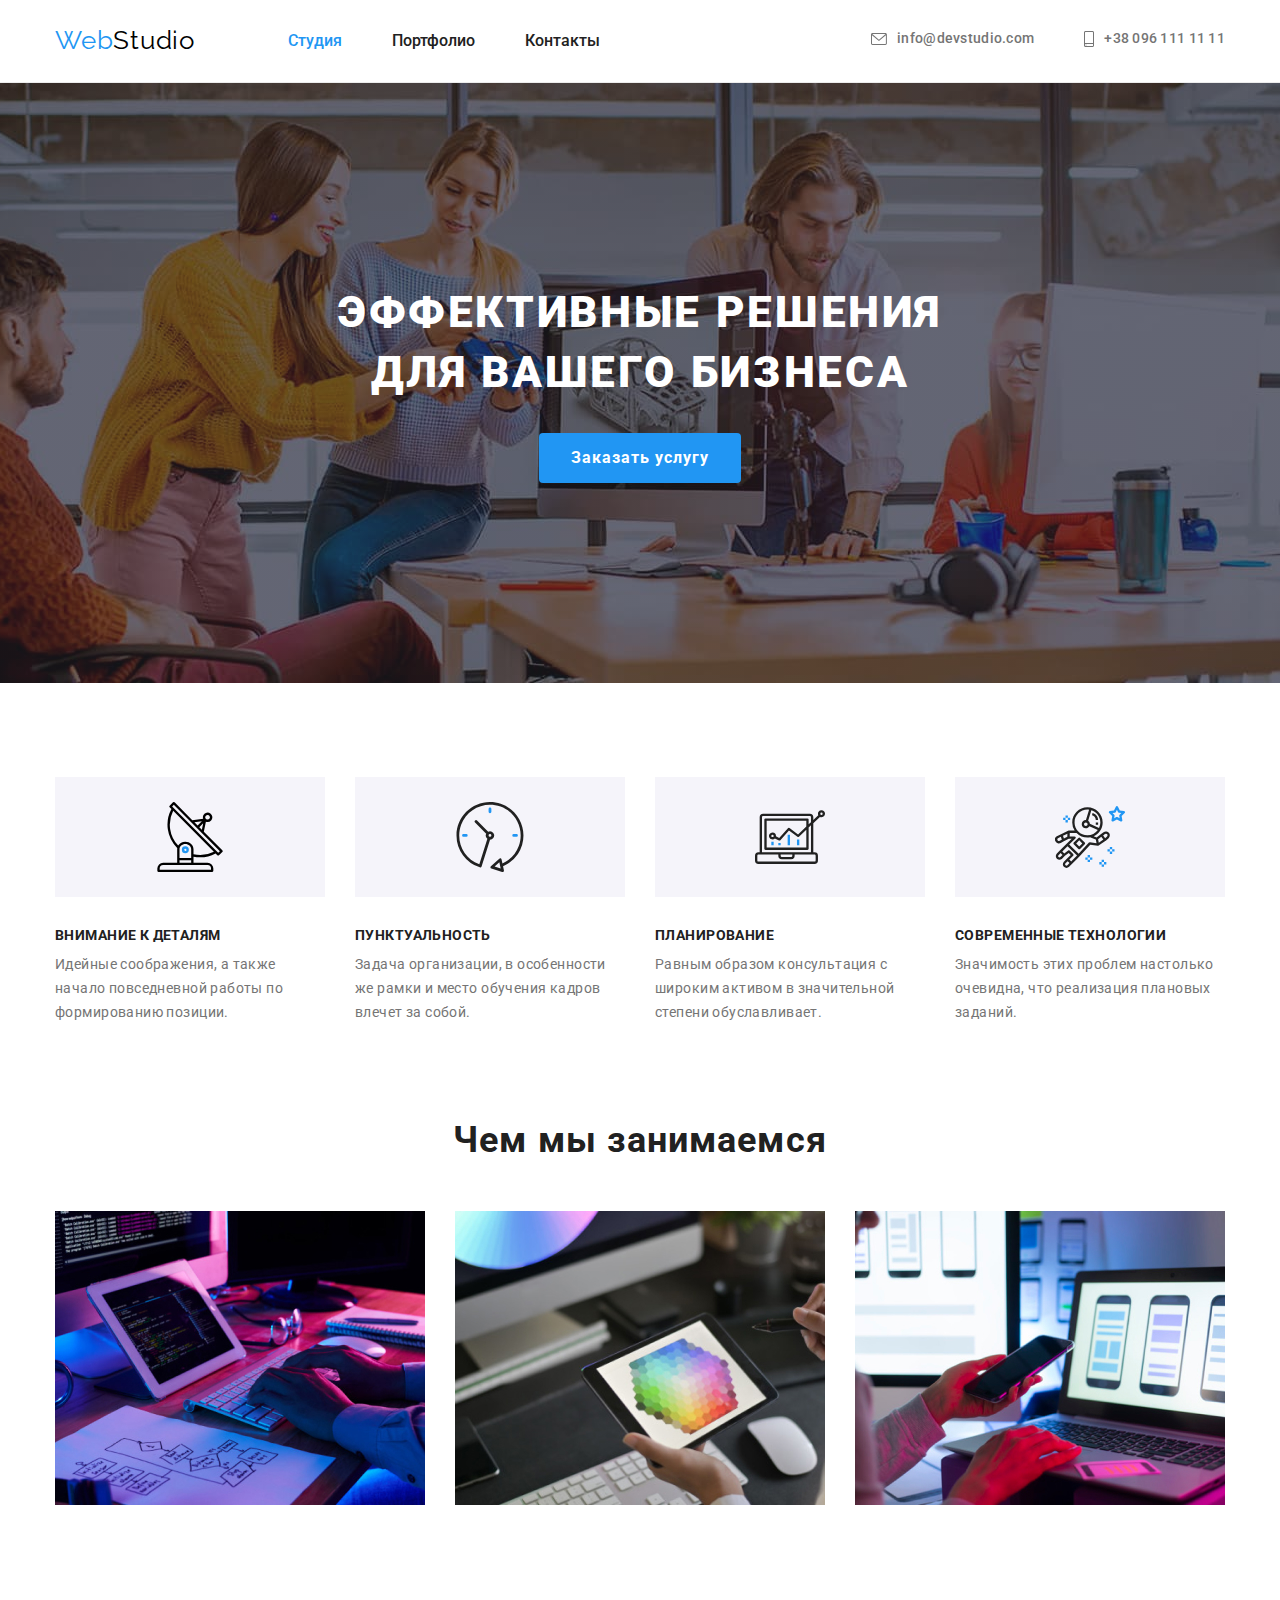
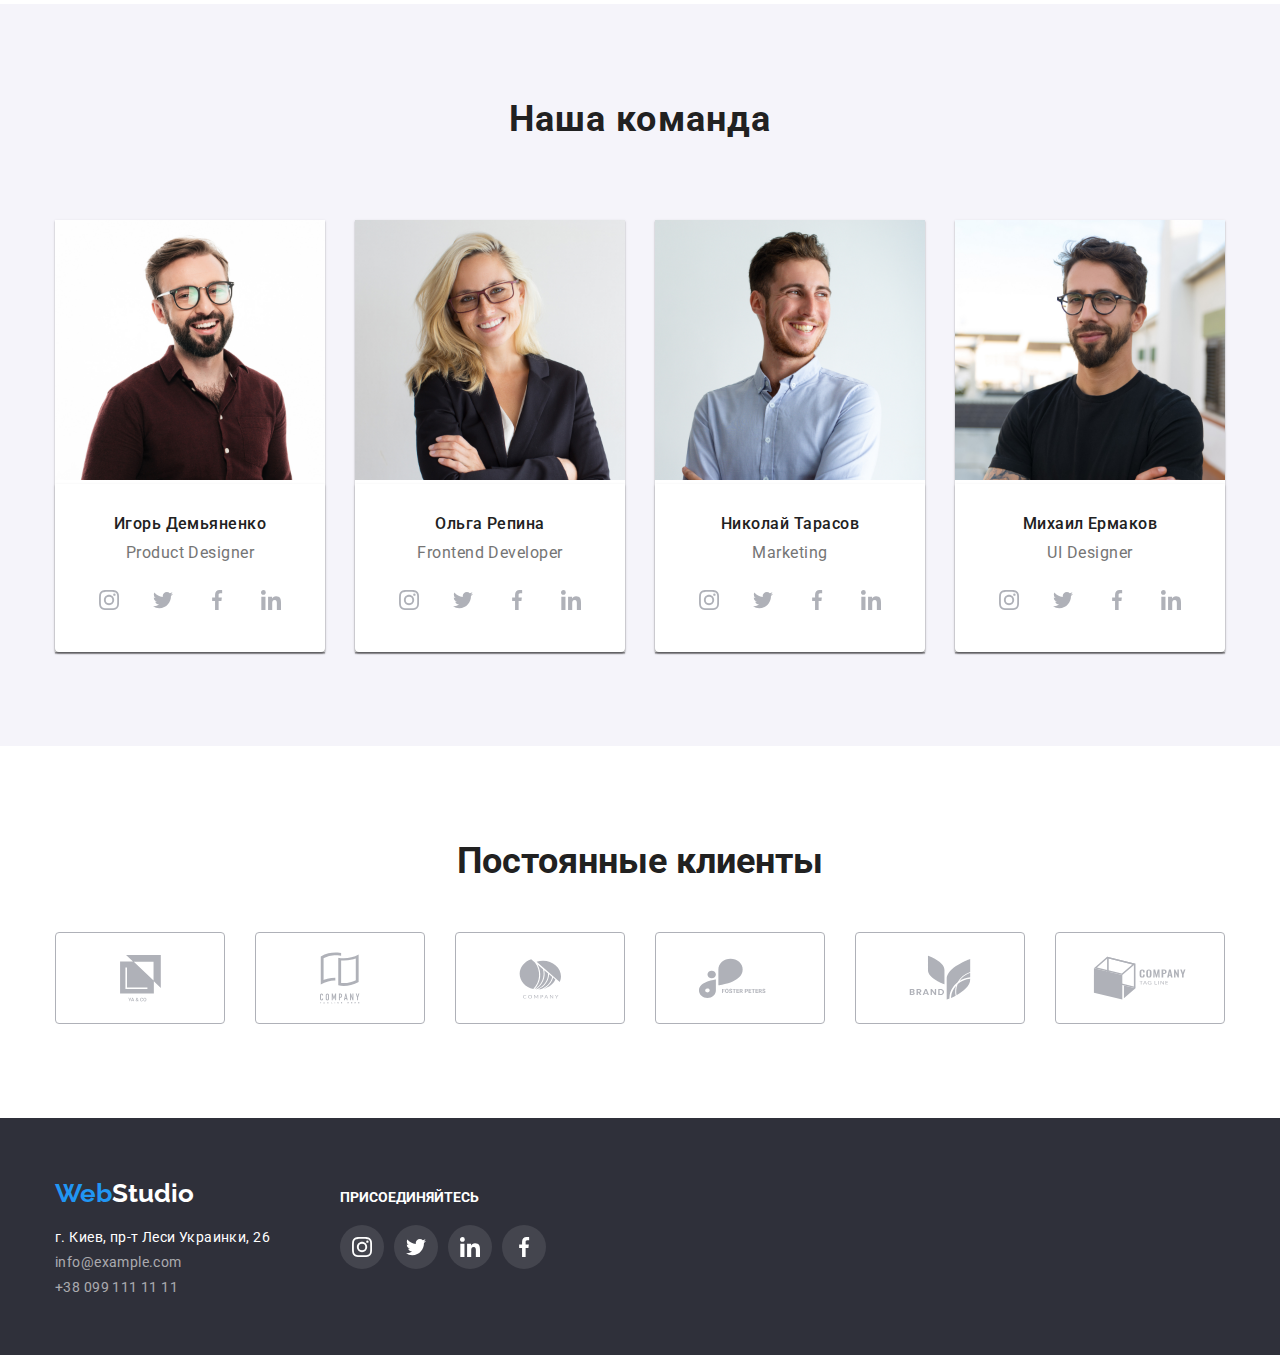
<file: index.html>
<!DOCTYPE html>
<html lang="ru">
<head>
    <meta charset="UTF-8">
    <meta http-equiv="X-UA-Compatible" content="IE=edge">
    <meta name="viewport" content="width=device-width, initial-scale=1.0">
    <title>goit-markup-hw-01</title>
    <link rel="preconnect" href="https://fonts.gstatic.com">
    <link href="https://fonts.googleapis.com/css2?family=Roboto:wght@400;500;700;900&display=swap" rel="stylesheet">
    <link rel="preconnect" href="https://fonts.gstatic.com">
    <link href="https://fonts.googleapis.com/css2?family=Raleway:wght@700&display=swap" rel="stylesheet">
    <link rel="stylesheet" href="https://cdnjs.cloudflare.com/ajax/libs/modern-normalize/1.0.0/modern-normalize.min.css">
    <link rel="stylesheet" href="./CSS/style.css">
</head>
<body>
    <header class="header">
        <div class="container main-nav">
        <a href="./" class="logo">
            <span class="logo-web">Web</span><span class="logo-studio">Studio</span> </a>
        <nav class="nav-font">
            <ul class="nav-list">
                <li class="item">
                    <a href="#" class="next-link active-link">Студия</a>
                </li>
                <li class="item" >
                    <a href="./portfolio.html" class="next-link">Портфолио</a>
                </li>
                <li class="item">
                    <a href="#" class="next-link">Контакты</a>
                </li>
            </ul>
        </nav>
            <ul class="contact-list">
                <li class="item">
                    <a href="mail:info@devstudio.com" class="contact-link">
                    <svg class="icon" width="16" height="12">
                        <use href="./images/icons/sprite1.svg#icon-envelope"></use>
                    </svg>
                    info@devstudio.com
                    </a>
                </li>
                <li class="item">
                    <a href="tel:+380961111111" class="contact-link">
                    <svg class="icon" width="10" height="16">
                        <use href="./images/icons/sprite1.svg#icon-smartphone"></use>
                    </svg>
                    +38 096 111 11 11
                    </a>
                </li>

            </ul>
        </div>
    
    </header>
    <main>
        <!-- hero -->
        
        <section class="hero-section hero-picture ">
        <div class="container">
          <h1 class="hero-title">Эффективные решения для вашего бизнеса</h1>
          <button class="main-button" type="button" >Заказать услугу</button>
        </div>
        </section>
       
        <!-- About-us -->

        <section class="section">
            <!-- <h2></h2> -->

            <div class="container">
            <ul class="about-us-list">
                <li class="item">
                    <div class="about-us-icon-box">
                        <svg width="70" height="70">
                            <use href="./images/icons/sprite1.svg#icon-antenna"></use>
                        </svg>
                    </div>
                    <h3 class="good-title">Внимание к деталям</h3>
                    <p class="about-good-title">
                        Идейные соображения, а также начало повседневной работы по формированию позиции.
                    </p>
                </li>

                <li class="item">
                    <div class="about-us-icon-box">
                        <svg width="70" height="70">
                            <use href="./images/icons/sprite1.svg#icon-clock"></use>
                        </svg>
                    </div>
                    <h3 class="good-title">Пунктуальность</h3>
                    <p class="about-good-title">
                        Задача организации, в особенности же рамки и место обучения кадров влечет за собой.
                    </p>
                </li>
                
                <li class="item">
                    <div class="about-us-icon-box">
                        <svg width="70" height="70">
                            <use href="./images/icons/sprite1.svg#icon-diagram"></use>
                        </svg>
                    </div>
                    <h3 class="good-title">Планирование</h3>
                    <p class="about-good-title">
                        Равным образом консультация с широким активом в значительной степени обуславливает.
                    </p>
                </li>
                
                <li class="item">
                    <div class="about-us-icon-box">
                        <svg width="70" height="70">
                            <use href="./images/icons/sprite1.svg#icon-astronaut"></use>
                        </svg>
                    </div>
                    <h3 class="good-title">Современные технологии</h3>
                    <p class="about-good-title">
                    Значимость этих проблем настолько очевидна, что реализация плановых заданий.
                </p>
                </li>
            </ul>
            </div>
        </section>

        <!-- what-are-we-doing -->

        <section class="what-are-we-doing-section">
            <div class="container">
            <h2 class="title">Чем мы занимаемся</h2>
            <ul class="about-images-list">
                <li class="item">
                    <img src="./images/img.jpg" alt="img" width="370">
                </li>
                <li class="item">
                    <img src="./images/img2.jpg" alt="img2" width="370">
                </li>
                <li class="item">
                    <img src="./images/img3.jpg" alt="img3" width="370">
                </li>
            </ul>
            </div>
        </section>

        <!-- Our-team -->

        <section class="team-section">
            <div class="container">
            <h2 class="section-title">Наша команда</h2>
            <ul class="team-list">
                <li class="masters-item">
                    <img src="./images/pic1.jpg" alt="pic1" width="270">
                    <div class="team-card-content">
                    <h3 class="member-of-team">Игорь Демьяненко</h3>
                    <p class="position">Product Designer</p>
                    <ul class="social-media-list">
                        <li>
                            <a href="#" class="social-link">
                            <svg class="social-icon-team" width="20" height="20">
                                <use href="./images/icons/sprite1.svg#icon-instagram"></use>
                            </svg>
                            </a>
                        </li>
                        <li>
                            <a href="#" class="social-link">
                            <svg class="social-icon-team" width="20" height="20">
                                <use href="./images/icons/sprite1.svg#icon-twitter"></use>
                            </svg>
                            </a>
                        </li>
                        <li>
                            <a href="#" class="social-link">
                            <svg class="social-icon-team" width="20" height="20">
                                <use href="./images/icons/sprite1.svg#icon-facebook"></use>
                            </svg>
                            </a>
                        </li>
                        <li>
                            <a href="#" class="social-link">
                            <svg class="social-icon-team" width="20" height="20">
                                <use href="./images/icons/sprite1.svg#icon-linkedin"></use>
                            </svg>
                            </a>
                        </li>
                    </ul>
                    </div>
                </li>

                <li class="masters-item">
                    <img src="./images/pic2.jpg" alt="pic2" width="270">
                    <div class="team-card-content">
                    <h3 class="member-of-team">Ольга Репина</h3>
                    <p class="position">Frontend Developer</p>
                    <ul class="social-media-list">
                        <li>
                            <a href="#" class="social-link">
                            <svg class="social-icon-team" width="20" height="20">
                                <use href="./images/icons/sprite1.svg#icon-instagram"></use>
                            </svg>
                            </a>
                        </li>
                        <li>
                            <a href="#" class="social-link">
                            <svg class="social-icon-team" width="20" height="20">
                                <use href="./images/icons/sprite1.svg#icon-twitter"></use>
                            </svg>
                            </a>
                        </li>
                        <li>
                            <a href="#" class="social-link">
                            <svg class="social-icon-team" width="20" height="20">
                                <use href="./images/icons/sprite1.svg#icon-facebook"></use>
                            </svg>
                            </a>
                        </li>
                        <li>
                            <a href="#" class="social-link">
                            <svg class="social-icon-team" width="20" height="20">
                                <use href="./images/icons/sprite1.svg#icon-linkedin"></use>
                            </svg>
                            </a>
                        </li>
                    </ul>
                    </div>
                </li>

                <li class="masters-item">
                    <img src="./images/pic3.jpg" alt="pic3" width="270">
                    <div class="team-card-content">
                    <h3 class="member-of-team">Николай Тарасов</h3>
                    <p class="position">Marketing</p>
                    <ul class="social-media-list">
                        <li>
                            <a href="#" class="social-link">
                            <svg class="social-icon-team" width="20" height="20">
                                <use href="./images/icons/sprite1.svg#icon-instagram"></use>
                            </svg>
                            </a>
                        </li>
                        <li>
                            <a href="#" class="social-link">
                            <svg class="social-icon-team" width="20" height="20">
                                <use href="./images/icons/sprite1.svg#icon-twitter"></use>
                            </svg>
                            </a>
                        </li>
                        <li>
                            <a href="#" class="social-link">
                            <svg class="social-icon-team" width="20" height="20">
                                <use href="./images/icons/sprite1.svg#icon-facebook"></use>
                            </svg>
                            </a>
                        </li>
                        <li>
                            <a href="#" class="social-link">
                            <svg class="social-icon-team" width="20" height="20">
                                <use href="./images/icons/sprite1.svg#icon-linkedin"></use>
                            </svg>
                            </a>
                        </li>
                    </ul>
                    </div>
                </li>

                <li class="masters-item">
                    <img src="./images/pic4.jpg" alt="pic4" width="270">
                    <div class="team-card-content" >
                    <h3 class="member-of-team">Михаил Ермаков</h3>
                    <p class="position">UI Designer</p>
                    <ul class="social-media-list">
                        <li>
                            <a href="#" class="social-link">
                            <svg class="social-icon-team" width="20" height="20">
                                <use href="./images/icons/sprite1.svg#icon-instagram"></use>
                            </svg>
                            </a>
                        </li>
                        <li>
                            <a href="#" class="social-link">
                            <svg class="social-icon-team" width="20" height="20">
                                <use href="./images/icons/sprite1.svg#icon-twitter"></use>
                            </svg>
                            </a>
                        </li>
                        <li>
                            <a href="#" class="social-link">
                            <svg class="social-icon-team" width="20" height="20">
                                <use href="./images/icons/sprite1.svg#icon-facebook"></use>
                            </svg>
                            </a>
                        </li>
                        <li>
                            <a href="#" class="social-link">
                            <svg class="social-icon-team" width="20" height="20">
                                <use href="./images/icons/sprite1.svg#icon-linkedin"></use>
                            </svg>
                            </a>
                        </li>
                    </ul>
                    </div>
                </li>
            </ul>
            </div>
        </section>

        <!-- постоянные клиенты секция -->
        <section class="client-section">
            <div class="container">
                <h2 class="title-client">Постоянные клиенты</h2>
                <ul class="client-list">
                    <li class="client-item-position">
                        <a class="client-link" href="#">
                        <svg class="client-icon" width="41" height="46.7">
                            <use href="./images/icons/sprite1.svg#icon-group1"></use>
                        </svg>
                        </a>
                    </li>
                    <li class="client-item-position">
                        <a class="client-link" href="#">
                        <svg class="client-icon" width="40" height="52">
                            <use href="./images/icons/sprite1.svg#icon-group2"></use>
                        </svg>
                        </a>
                    </li>
                    <li class="client-item-position">
                        <a class="client-link" href="#">
                        <svg class="client-icon" width="42.46" height="43.18">
                            <use href="./images/icons/sprite1.svg#icon-group3"></use>
                        </svg>
                        </a>
                    </li>
                    <li class="client-item-position">
                        <a class="client-link" href="#">
                        <svg class="client-icon" width="84.44" height="40.62">
                            <use href="./images/icons/sprite1.svg#icon-group4"></use>
                        </svg>
                        </a>
                    </li>
                    <li class="client-item-position">
                        <a class="client-link" href="#">
                        <svg class="client-icon" width="62.54" height="45.43">
                            <use href="./images/icons/sprite1.svg#icon-group5"></use>
                        </svg>
                        </a>
                    </li>
                    <li class="client-item-position">
                        <a class="client-link" href="#">
                        <svg class="client-icon" width="93.79" height="43.93">
                            <use href="./images/icons/sprite1.svg#icon-group6"></use>
                        </svg>
                        </a>
                    </li>
                </ul>
            </div>
        </section>

    </main>
    <footer class="footer footer-section">
        <div class="container footer-box">
        <div class="footer-contacts">
        <a href="./" class="logo-footer"> <span class="logo-web-footer">Web</span><span class="logo-studio-footer">Studio</span></a>
        <address>
            <ul class="contact-list-footer">
                <li>
                    <p class="adress-nav">г. Киев, пр-т Леси Украинки, 26</p>
                </li>
                <li>
                    <a href="mail:info@example.com" class="contact-link-footer">info@example.com</a>
                </li>
                <li>
                    <a href="tel:+380991111111" class="contact-link-footer-tel">+38 099 111 11 11</a>
                </li>
            </ul>
        </address>
        </div>

        <div class="footer-social-media-list">
            <p class="join">ПРИСОЕДИНЯЙТЕСЬ</p>
            <ul class="sml-footer">
                <li class="sml-item">
                    <a class="social-link-footer sm-link-footer" href="#">
                    <svg class="footer-social-icon" width="20px" height="20px">
                        <use href="./images/icons/sprite1.svg#icon-instagram"></use>
                    </svg>
                    </a>
                </li>
                <li class="sml-item">
                    <a class="social-link-footer sm-link-footer" href="#">
                    <svg class="footer-social-icon" width="20px" height="20px">
                        <use href="./images/icons/sprite1.svg#icon-twitter"></use>
                    </svg>
                    </a>
                </li>
                <li class="sml-item">
                    <a class="social-link-footer sm-link-footer" href="#">
                    <svg class="footer-social-icon" width="20px" height="20px">
                        <use href="./images/icons/sprite1.svg#icon-linkedin"></use>
                    </svg>
                    </a>
                </li>
                <li class="sml-item">
                    <a class="social-link-footer sm-link-footer" href="#">
                    <svg class="footer-social-icon" width="20px" height="20px">
                        <use href="./images/icons/sprite1.svg#icon-facebook"></use>
                    </svg>
                    </a>
                </li>
            </ul>
        </div>
        </div>
     
    </footer>

</body>
</html>
</file>
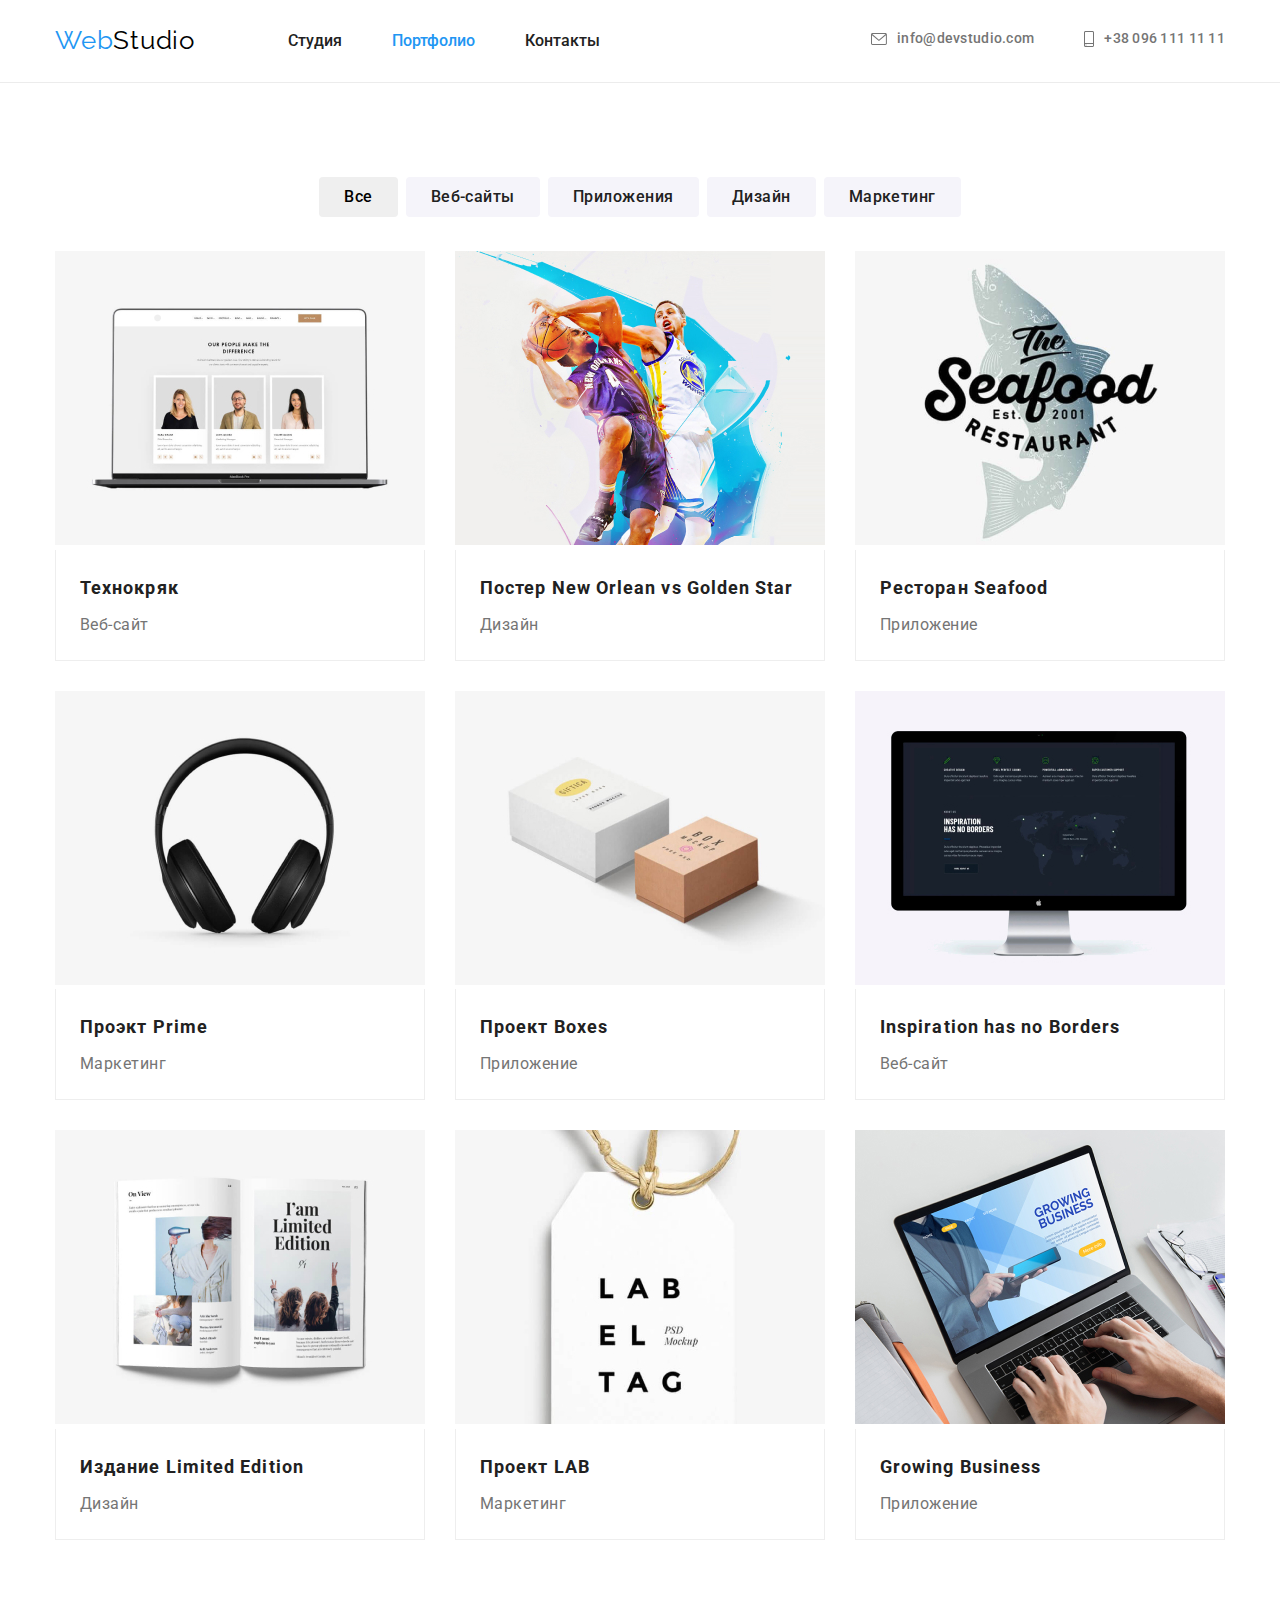
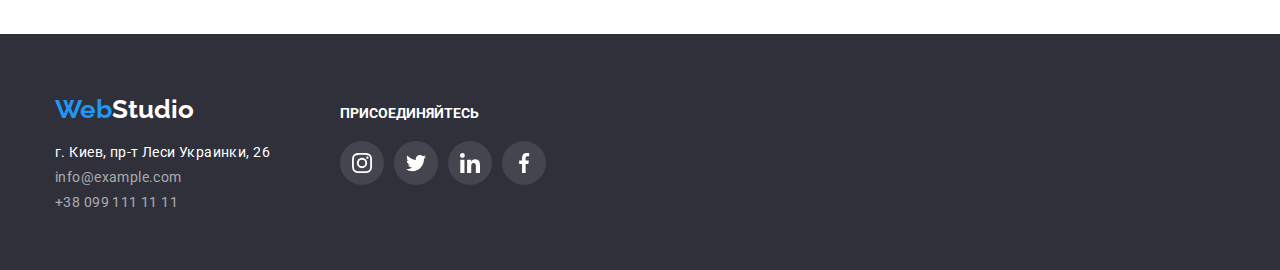
<file: portfolio.html>
<!DOCTYPE html>
<html lang="ru">
<head>
    <meta charset="UTF-8">
    <meta http-equiv="X-UA-Compatible" content="IE=edge">
    <meta name="viewport" content="width=device-width, initial-scale=1.0">
    <title>goit-markup-hw-02</title>
    <link rel="preconnect" href="https://fonts.gstatic.com">
    <link href="https://fonts.googleapis.com/css2?family=Roboto:wght@400;500;700&display=swap" rel="stylesheet">
    <link rel="preconnect" href="https://fonts.gstatic.com">
    <link href="https://fonts.googleapis.com/css2?family=Raleway:wght@700&display=swap" rel="stylesheet">
    <link rel="stylesheet" href="https://cdnjs.cloudflare.com/ajax/libs/modern-normalize/1.0.0/modern-normalize.min.css">
    <link rel="stylesheet" href="./CSS/style.css">
</head>
<body>
    <header class="header">
        <div class="container main-nav" >
        <a href="./" class="logo">
            <span class="logo-web">Web</span><span class="logo-studio">Studio</span> </a>
        <nav class="nav-font">
            <ul class="nav-list">
                <li class="item">
                    <a href="./index.html" class="next-link">Студия</a>
                </li>
                <li class="item">
                    <a href="#" class="next-link active-link">Портфолио</a>
                </li>
                <li class="item">
                    <a href="#" class="next-link">Контакты</a>
                </li>
            </ul>
        </nav>
        <ul class="contact-list">
            <li class="item">
                <a href="mail:info@devstudio.com" class="contact-link">
                    <svg class="icon" width="16" height="12">
                        <use href="./images/icons/sprite1.svg#icon-envelope"></use>
                    </svg>
                    info@devstudio.com
                </a>
            </li>
            <li>
                <a href="tel:+380961111111" class="contact-link">
                    <svg class="icon" width="10" height="16">
                        <use href="./images/icons/sprite1.svg#icon-smartphone"></use>
                    </svg>
                    +38 096 111 11 11
                </a>
            </li>
        </ul>
        </div>
    </header>
    <main>
        <section class="button-section">
            <!-- <h1></h1> -->
            <!-- <h2></h2> -->
            <div class="container">
            <ul class="button-position">
                <li>
                    <button class="button-list-first" type="button">Все</button>
                </li>
                <li>
                    <button class="button-list" type="button">Веб-сайты</button>
                </li>
                <li>
                    <button class="button-list" type="button">Приложения</button>
                </li>
                <li>
                    <button class="button-list" type="button">Дизайн</button>
                </li>
                <li>
                    <button class="button-list" type="button">Маркетинг</button>
                </li>
            </ul>
            <!-- Cards -->
           
                <ul class="card-list">
                    <li class="card-item">
                        <a class="card-link" href="#">
                            <div>
                            <img src="./images/photo1.jpg" alt="photo1" width="370">
                            </div>
                        <div class="card-bottom-position">
                        <h3 class="card-title">Технокряк</h3>
                        <p class="explanation-about">Веб-сайт</p>
                        </div>
                        </a>
                        
                    </li>

                    <li class="card-item" >
                        
                        <a class="card-link" href="#"> 
                            <div>
                            <img src="./images/photo2.jpg" alt="photo2" width="370">
                            </div>
                        <div class="card-bottom-position">
                            <h3 class="card-title">Постер New Orlean vs Golden Star</h3> 
                        <p class="explanation-about">Дизайн</p>
                        </div>
                        </a>
                        
                    </li>

                    <li class="card-item">
                        
                        <a class="card-link" href="#">
                            <div>
                             <img src="./images/photo3.jpg" alt="photo3" width="370">
                            </div>
                        <div class="card-bottom-position">
                            <h3 class="card-title">Ресторан Seafood</h3>
                        <p class="explanation-about">Приложение</p> 
                        </div>
                        </a>
                        
                    </li>

                    <li class="card-item">
                        <a class="card-link" href="#">
                            <div>
                             <img src="./images/photo4.jpg" alt="photo4" width="370">
                            </div>
                        <div class="card-bottom-position">
                            <h3 class="card-title" >Проэкт Prime</h3>
                        <p class="explanation-about">Маркетинг</p> 
                        </div>
                        </a>
                    </li> 

                    <li class="card-item">
                        <a class="card-link" href="#">
                            <div>
                             <img src="./images/photo5.jpg" alt="photo5" width="370">
                            </div>
                        <div class="card-bottom-position">
                            <h3 class="card-title">Проект Boxes</h3>
                        <p class="explanation-about">Приложение</p>
                        </div>
                        </a>
                    </li>

                    <li class="card-item" >
                        <a class="card-link" href="#">
                            <div>
                             <img src="./images/photo6.jpg" alt="photo6" width="370">
                            </div>
                        <div class="card-bottom-position">
                            <h3 class="card-title">Inspiration has no Borders</h3>
                        <p class="explanation-about">Веб-сайт</p>
                        </div>
                        </a>
                    </li>

                    <li class="card-item">
                        <a class="card-link" href="#">
                            <div> 
                            <img src="./images/photo7.jpg" alt="photo7" width="370">
                            </div>
                        <div class="card-bottom-position">
                            <h3 class="card-title">Издание Limited Edition</h3>
                        <p class="explanation-about">Дизайн</p>
                        </div>
                        </a>
                    </li>

                    <li class="card-item">
                        <a class="card-link" href="#">
                            <div>
                             <img src="./images/photo8.jpg" alt="photo8" width="370">
                            </div>
                        <div class="card-bottom-position">
                            <h3 class="card-title">Проект LAB</h3>
                        <p class="explanation-about">Маркетинг</p>
                        </div>
                        </a>
                    </li>

                    <li class="card-item">
                        <a class="card-link" href="#">
                            <div>
                             <img src="./images/photo9.jpg" alt="photo9" width="370">
                            </div>
                        <div class="card-bottom-position">
                            <h3 class="card-title">Growing Business</h3>
                        <p class="explanation-about">Приложение</p>
                        </div>
                        </a>
                    </li>

                </ul>
            </div>
        </section>
        
    </main>
    <footer class="footer footer-section">
        <div class="container footer-box" >
        <div class="footer-contacts">
        <a href="./" class="logo-footer-portfolio"><span class="logo-web-footer">Web</span><span class="logo-studio-footer">Studio</span></a>
        <address>
            <ul class="contact-list-footer">
                <li>
                    <p class="adress-nav">г. Киев, пр-т Леси Украинки, 26</p>
                </li>
                <li>
                    <a href="mail:info@example.com" class="contact-link-footer">info@example.com</a>
                </li>
                <li>
                    <a href="tel:+380991111111" class="contact-link-footer-tel">+38 099 111 11 11</a>
                </li>
            </ul>
        </address>
        </div>

        <div class="footer-social-media-list">
            <p class="join">ПРИСОЕДИНЯЙТЕСЬ</p>
            <ul class="sml-footer">
                <li class="sml-item">
                    <a class="social-link-footer sm-link-footer" href="#">
                        <svg class="footer-social-icon" width="20px" height="20px">
                            <use href="./images/icons/sprite1.svg#icon-instagram"></use>
                        </svg>
                    </a>
                </li>
                <li class="sml-item">
                    <a class="social-link-footer sm-link-footer" href="#">
                        <svg class="footer-social-icon" width="20px" height="20px">
                            <use href="./images/icons/sprite1.svg#icon-twitter"></use>
                        </svg>
                    </a>
                </li>
                <li class="sml-item">
                    <a class="social-link-footer sm-link-footer" href="#">
                        <svg class="footer-social-icon" width="20px" height="20px">
                            <use href="./images/icons/sprite1.svg#icon-linkedin"></use>
                        </svg>
                    </a>
                </li>
                <li class="sml-item">
                    <a class="social-link-footer sm-link-footer" href="#">
                        <svg class="footer-social-icon" width="20px" height="20px">
                            <use href="./images/icons/sprite1.svg#icon-facebook"></use>
                        </svg>
                    </a>
                </li>
            </ul>
        </div>
        </div>
    
    </footer>
    
</body>
</html>
</file>
<file: CSS/style.css>
/* Общее для двух страниц */
:root {
  --main-text-color: #212121;
  --title-text-color: #757575;
  --accent-color: #2196f3;
  --white-color: #ffffff;
  --back-color: #2f303a;
  --background-color: #f5f4fa;
  --box-shadow-color: 0px 1px 3px rgba(0, 0, 0, 0.12),
    0px 1px 1px rgba(0, 0, 0, 0.14), 0px 2px 1px rgba(0, 0, 0, 0.2);
  --main-font: "Roboto", sans-serif;
  --icon-color: #afb1b8;
  --accent-font: "Raleway", sans-serif;
}
*,
*::before,
*::after {
  box-sizing: border-box;
  margin: 0;
  padding: 0;
}
body {
  font-family: var(--main-font);
  color: var(--main-text-color);
}

.img {
  display: block;
  max-width: 100%;
  height: auto;
}

ul {
  list-style: none;
}
a {
  display: block;
  color: inherit;
  text-decoration: none;
}

.section {
  padding-bottom: 94px;
  padding-top: 94px;
}
/* Header-styles */
.header {
  color: var(--main-text-color);
  border-bottom: 1px solid #ececec;
}
.container {
  width: 1200px;
  margin: 0 auto;
  padding: 0 15px;
}

/* logotype */
.logo {
  display: inline-block;
  margin-right: 93px;

  font-family: var(--accent-font);
  font-size: 26px;
  letter-spacing: 0.03em;
}

.logo-web {
  color: var(--accent-color);
}
.logo-studio {
  color: black;
}
/* navigation */
/* выравниваю-с-помощью-флекс */
.main-nav {
  display: flex;
  align-items: center;
}

.nav-list a:hover,
.nav-list a:focus {
  color: var(--accent-color);
}
.nav-list {
  display: flex;
}
.nav-list .item {
  margin-right: 50px;
}

.nav-list .item:last-child {
  margin-right: 0px;
}

.nav-font {
  font-weight: 500;
}
.active-link {
  color: var(--accent-color);
}

.next-link {
  display: block;
  padding-top: 32px;
  padding-bottom: 32px;
}

.contact-link {
  font-family: var(--main-font);
  font-weight: 500;
  font-size: 14px;
  line-height: 1.143px;
  letter-spacing: 0.02em;
  color: var(--title-text-color);

  display: inline-flex;
  align-items: center;
}

.contact-list li:not(:first-child) {
  margin-left: 50px;
}

.contact-list {
  margin-left: auto;
  display: flex;
  color: var(--main-text-color);
}

.contact-list .item + .item {
  margin-left: 50px;
}
.contact-list a:hover {
  color: var(--accent-color);
}

.icon {
  fill: currentColor;
  margin-right: 10px;
}
/* Header-styles */

/* Main-styles */
/* Hero */
.hero-section {
  background-color: var(--back-color);
  color: var(--white-color);
  height: 600px;

  padding-top: 200px;
  padding-bottom: 200px;
  text-align: center;
}

.hero-picture {
  max-width: 1600px;
  margin-left: auto;
  margin-right: auto;
  background-image: linear-gradient(
      rgba(47, 48, 58, 0.4),
      rgba(47, 48, 58, 0.4)
    ),
    url(../images/Fonhero.jpg);
  background-repeat: no-repeat;
  background-position: center;
  background-size: cover;
}

.hero-title {
  margin: 0 auto;
  width: 696px;

  margin-bottom: 30px;
  font-weight: 900;
  font-size: 44px;
  line-height: 1.363;
  text-align: center;
  letter-spacing: 0.06em;
  text-transform: uppercase;
}

.main-button {
  min-width: 200px;
  padding: 10px 32px;
  border: none;
  border-radius: 4px;

  font-weight: 700;
  font-size: 16px;
  line-height: 1.875;
  align-items: center;
  text-align: center;
  letter-spacing: 0.06em;
  color: var(--white-color);
  background-color: var(--accent-color);
}

.main-button:hover,
.main-button:focus {
  background-color: var(--accent-color);
  color: var(--white-color);
  cursor: pointer;
}

/* Hero */

/* About-us */
.about-us-icon-box {
  width: 270px;
  height: 120px;
  display: flex;
  justify-content: center;
  align-items: center;
  margin-bottom: 30px;
  background-color: var(--background-color);
}
.about-us-list {
  display: flex;
}

.about-us-list .item {
  margin-right: 30px;
}
.about-us-list .item:last-child {
  margin-right: 0px;
}

.good-title {
  width: 270px;
  margin-bottom: 10px;

  font-family: var(--main-font);
  font-weight: 700;
  font-size: 14px;
  line-height: 1.143;
  letter-spacing: 0.03em;
  text-transform: uppercase;
  color: var(--main-text-color);
}
.about-good-title {
  width: 270px;

  font-family: var(--title-text-color);
  font-weight: 400;
  font-size: 14px;
  line-height: 1.714;
  letter-spacing: 0.03em;
  color: var(--title-text-color);
}
/* About-us */

/* What-are-we-doing */
.what-are-we-doing-section {
  padding-top: 0px;
  padding-bottom: 94px;
}
.about-images-list {
  display: inline-block;
  display: flex;
}

.about-images-list li {
  width: 370px;
}

.about-images-list li:not(:last-child) {
  margin-right: 30px;
}
.title {
  margin: 0 auto;
  margin-bottom: 50px;

  font-size: 36px;
  line-height: 1.167;
  letter-spacing: 0.03em;
  color: var(--main-text-color);
  text-align: center;
}

/* What-are-we-doing */

/* Our-team */
.team-section {
  background-color: var(--background-color);
  padding-top: 94px;
  padding-bottom: 94px;
}

.team-list {
  display: flex;
  flex-wrap: wrap;
}

.team-list > .masters-item {
  background-color: var(--white-color);
  box-shadow: 0px 1px 3px rgba(0, 0, 0, 0.12), 0px 1px 1px rgba(0, 0, 0, 0.14),
    0px 2px 1px rgba(0, 0, 0, 0.2);

  margin-top: 30px;
}

.team-list > .masters-item:not(:first-child) {
  margin-left: 30px;
}

.section-title {
  margin-bottom: 50px;

  font-size: 36px;
  line-height: 1.167;
  letter-spacing: 0.03em;
  color: var(--main-text-color);
  text-align: center;
}

.team-card-content {
  padding: 30px 0;
  box-shadow: var(--box-shadow-color);
  border-radius: 0px 0px 4px 4px;
}
.masters-item {
  width: 270px;
  text-align: center;
}
.member-of-team {
  margin-bottom: 10px;

  font-weight: 500;
  font-size: 16px;
  line-height: 1.187;
  letter-spacing: 0.03em;
  color: var(--main-text-color);
}
.position {
  font-weight: 400;
  font-size: 16px;
  line-height: 1.187;
  letter-spacing: 0.03em;
  margin-bottom: 16px;
  color: var(--title-text-color);
}

.social-media-list {
  display: flex;
  justify-content: center;
}
.social-media-list li:not(:last-child) {
  margin-right: 10px;
}

.social-link {
  width: 44px;
  height: 44px;
  border-radius: 50%;
  display: flex;
  justify-content: center;
  align-items: center;
}

.social-link {
  fill: var(--icon-color);
}

.social-link:hover,
.social-link:focus {
  background-color: var(--accent-color);
  fill: var(--white-color);
}

/* третий вариант НЕ ВаРиант */
/* .social-link {
  color: var(--white-color);
  background-color: var(--accent-color);
}

.social-link:hover {
  color: var(--white-color);
  background-color: var(--accent-color);
} */

/* Второй вариант не подошел */

/* .icon-hover:hover,
.icon-hover:focus {
  background-color: var(--accent-color);
}

.social-link:hover .social-icon-team,
.social-link:focus .social-icon-team {
  fill: var(--white-color);
} */

/* Первый вариант не подошел */

/* .social-media-list li:hover {
  background-color: var(--accent-color);
}

.social-icon-team:hover {
  fill: var(--white-color);
} */

.sm-link-footer {
  color: inherit;
  background-color: rgba(255, 255, 255, 0.1);
}
.social-link-footer {
  width: 44px;
  height: 44px;
  display: flex;
  justify-content: center;
  align-items: center;
  border-radius: 50%;
}

.social-link-footer:hover {
  background-color: var(--accent-color);
}
/* Our-team */

/* Client-section */

.client-section {
  padding: 94px 0;
  margin: 0 auto;
}

.title-client {
  margin-bottom: 50px;
  text-align: center;
  font-weight: 700;
  font-size: 36px;
  line-height: 1.17;
}

.client-list {
  display: flex;
  flex-wrap: wrap;
}
.client-list > .client-item-position:not(:last-child) {
  margin-right: 30px;
}

.client-link {
  width: 170px;
  height: 92px;
  display: flex;
  justify-content: center;
  align-items: center;
  border-radius: 4px;
  border: 1px solid var(--icon-color);
  color: var(--icon-color);
}
.client-icon {
  display: flex;
  max-width: 100%;
  fill: currentColor;
}

.client-link:hover .client-icon,
.client-link:focus .client-icon {
  fill: var(--accent-color);
}

.client-link:hover,
.client-link:focus {
  border-color: var(--accent-color);
}

/* Client-section */

/* Contacts-footer */

.footer {
  padding-top: 60px;
  padding-bottom: 60px;
  background-color: var(--back-color);
}
.footer-section {
  /* padding: 94px 0; */
  margin: 0 auto;
}

.footer-box {
  display: flex;
  align-items: baseline;
}
.footer-contacts {
  margin-right: 70px;
}
.logo-footer {
  display: inline-block;
  /* margin-top: 60px; */
  margin-bottom: 20px;
  font-family: var(--accent-font);
  font-weight: 700;
  font-style: normal;
  font-size: 26px;
  line-height: 1.174;
}

.logo-footer-portfolio {
  display: inline-block;
  /* margin-top: 60px; */
  margin-bottom: 20px;
  font-family: var(--accent-font);
  font-weight: 700;
  font-style: normal;
  font-size: 26px;
  line-height: 1.174;
}
.logo-web-footer {
  color: var(--accent-color);
}

.logo-studio-footer {
  color: var(--white-color);
}

.contact-list-footer {
  display: flex;
  flex-direction: column;

  font-style: normal;
  font-weight: 400;
  font-size: 14px;
  letter-spacing: 00.03em;
  color: var(--main-text-color);
}
.adress-nav {
  margin-bottom: 9px;
  color: var(--white-color);
}
.contact-link-footer {
  display: inline-block;
  margin-bottom: 9px;
  color: rgba(255, 255, 255, 0.6);
}
.contact-link-footer-tel {
  display: inline-block;
  color: rgba(255, 255, 255, 0.6);
}

.join {
  margin-bottom: 20px;
  font-size: 14px;
  line-height: 1.143;
  font-weight: 700;
  text-transform: uppercase;
  color: var(--white-color);
}

.footer-social-icon {
  fill: var(--white-color);
}
.sml-footer {
  display: flex;
}

.sml-item:not(:last-child) {
  margin-right: 10px;
}

/* contacts-footer */

/* PORTFOLIO-STILES */

/* Header-stiles-portfolio-copy-from-main*/

.button-section {
  padding-top: 94px;
  padding-bottom: 94px;
}
.button-position {
  display: flex;
  justify-content: center;
  margin-bottom: 34px;
}

.button-position li:not(:last-child) {
  margin-right: 8px;
}

.button-list-first {
  display: inline-block;
  border: 1px solid transparent;
  border-radius: 4px;
  padding: 6px 24px;

  font-weight: 500;
  font-size: 16px;
  line-height: 1.625;
  letter-spacing: 0.03em;
}

.button-list {
  display: inline-block;
  padding: 6px 24px;
  background-color: var(--background-color);
  border-radius: 4px;
  border: 1px solid transparent;

  font-weight: 500;
  font-size: 16px;
  line-height: 1.625;
  letter-spacing: 0.03em;
  color: var(--main-text-color);
}

.button-list-first:hover,
.button-list-first:focus {
  background-color: var(--accent-color);
  color: var(--white-color);
  cursor: pointer;
  box-shadow: 0px 3px 1px rgb(0 0 0 / 10%), 0px 1px 2px rgb(0 0 0 / 8%),
    0px 2px 2px rgb(0 0 0 / 12%);
}

.button-list:hover,
.button-list:focus {
  background-color: var(--accent-color);
  color: var(--white-color);
  cursor: pointer;
  box-shadow: 0px 3px 1px rgb(0 0 0 / 10%), 0px 1px 2px rgb(0 0 0 / 8%),
    0px 2px 2px rgb(0 0 0 / 12%);
}
/* Button-list */

/* Card-list */

.card-list {
  padding: 0px;
  margin: 0px;
  display: flex;
  list-style: none;

  flex-wrap: wrap;
  margin-right: -30px;
  margin-bottom: -30px;
}

/* НЕ-МОГУ-это-раскомитить(то-что-внизу) */

/* /* /* }  */

.card-link {
  display: flex;
  flex-direction: column;
}

.card-item:hover {
  box-shadow: 0px 1px 3px rgba(0, 0, 0, 0.12), 0px 1px 1px rgba(0, 0, 0, 0.14),
    0px 2px 1px rgba(0, 0, 0, 0.2);
}

.card-list > .card-item {
  flex-basis: calc(100% / 3 - 30px);
  background-color: var(--white-color);
  margin-right: 30px;
  margin-bottom: 30px;
}

.card-bottom-position {
  padding: 20px 24px;
  border-bottom: 1px solid #eeeeee;
  border-left: 1px solid #eeeeee;
  border-right: 1px solid #eeeeee;
}

.card-title {
  margin-bottom: 4px;

  font-size: 18px;
  line-height: 2;
  letter-spacing: 0.06em;
  color: var(--main-text-color);
}
.explanation-about {
  font-weight: 400;
  font-size: 16px;
  line-height: 1.875;
  letter-spacing: 0.03em;
  color: var(--title-text-color);
}
/* Card-lit */
</file>
